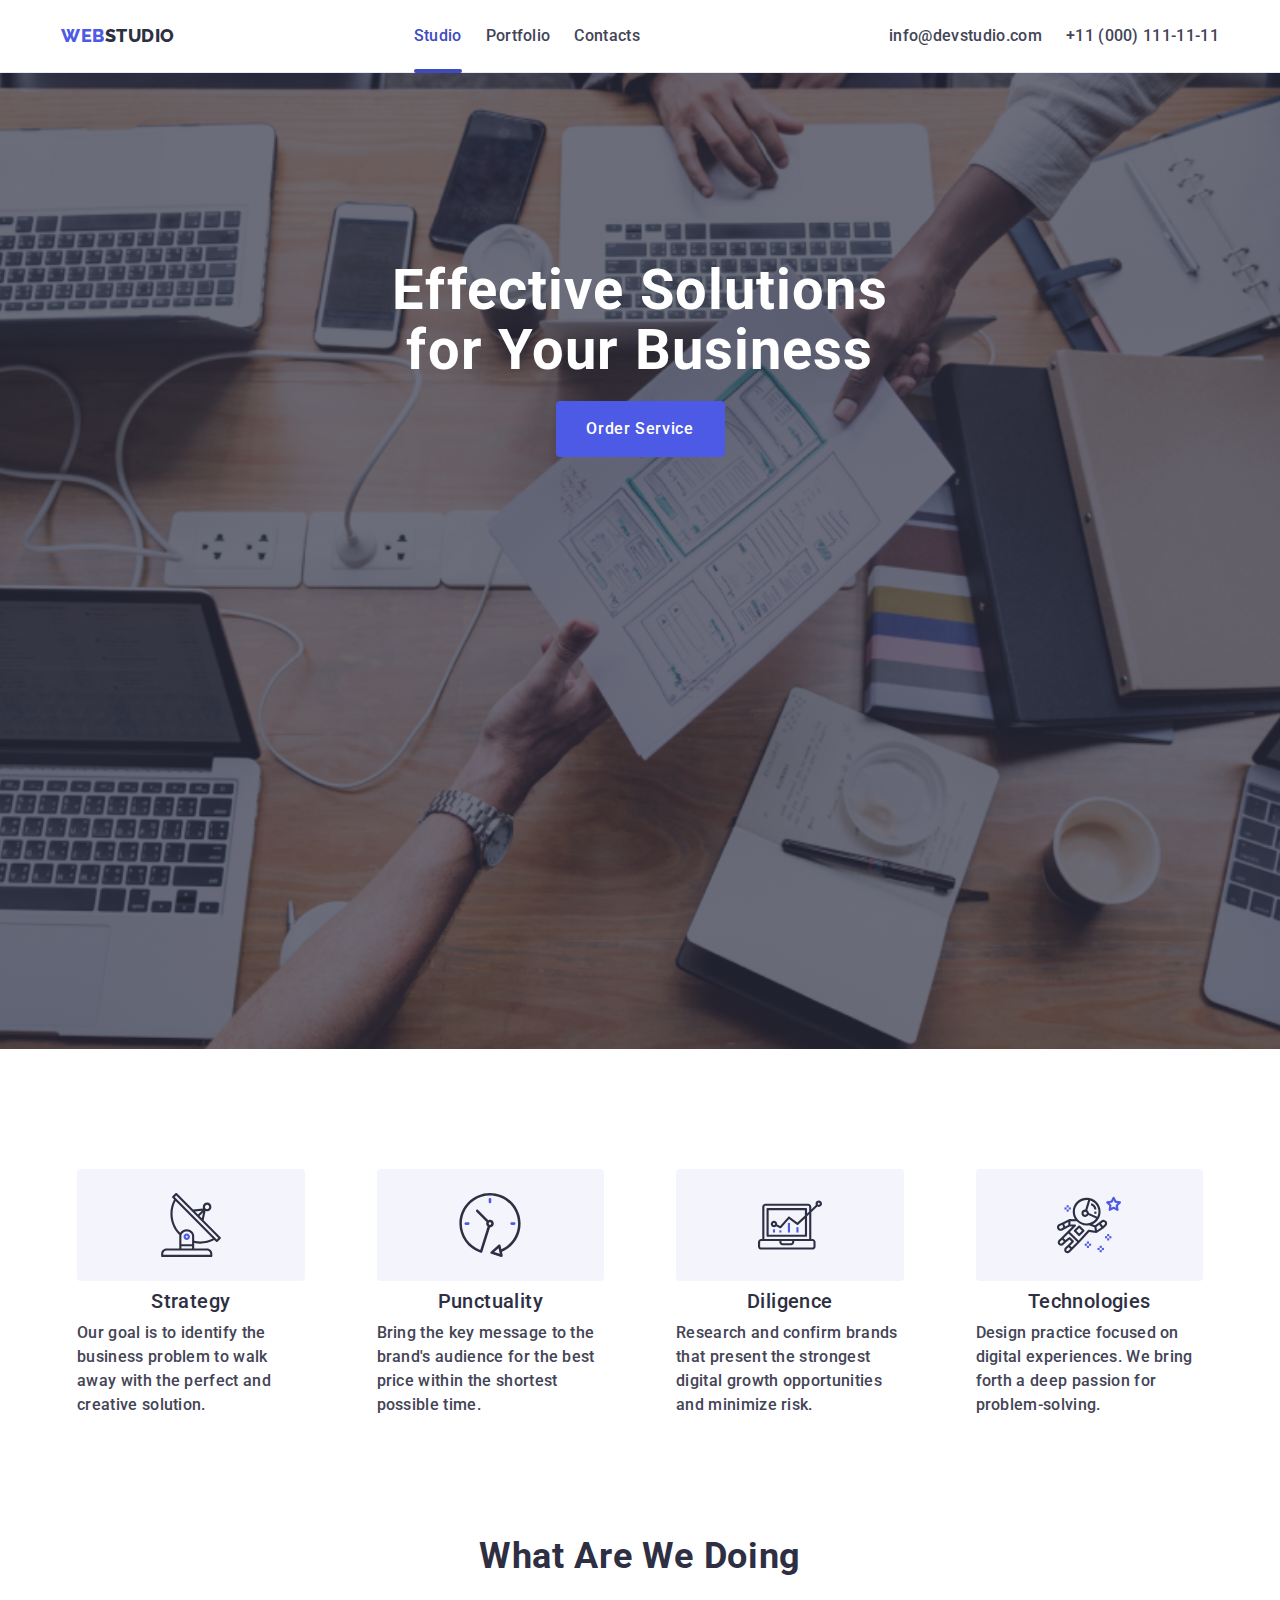
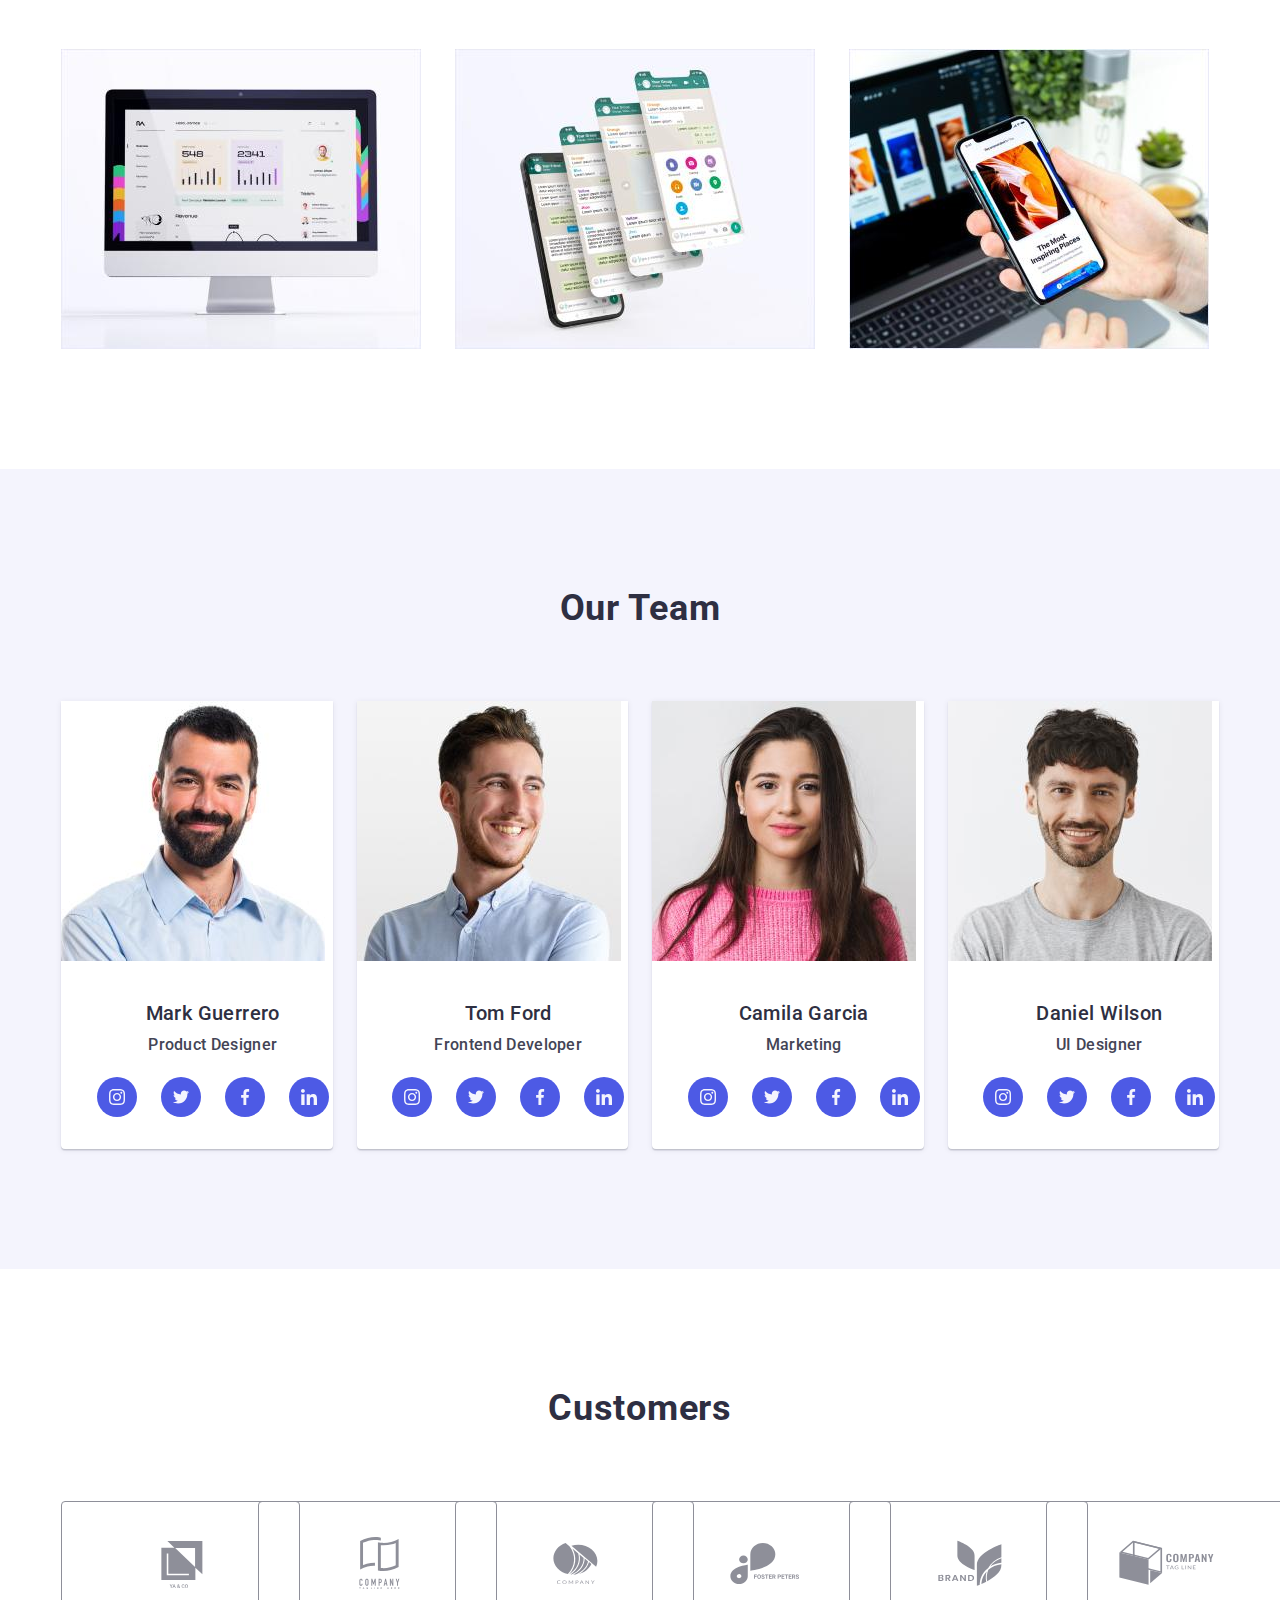
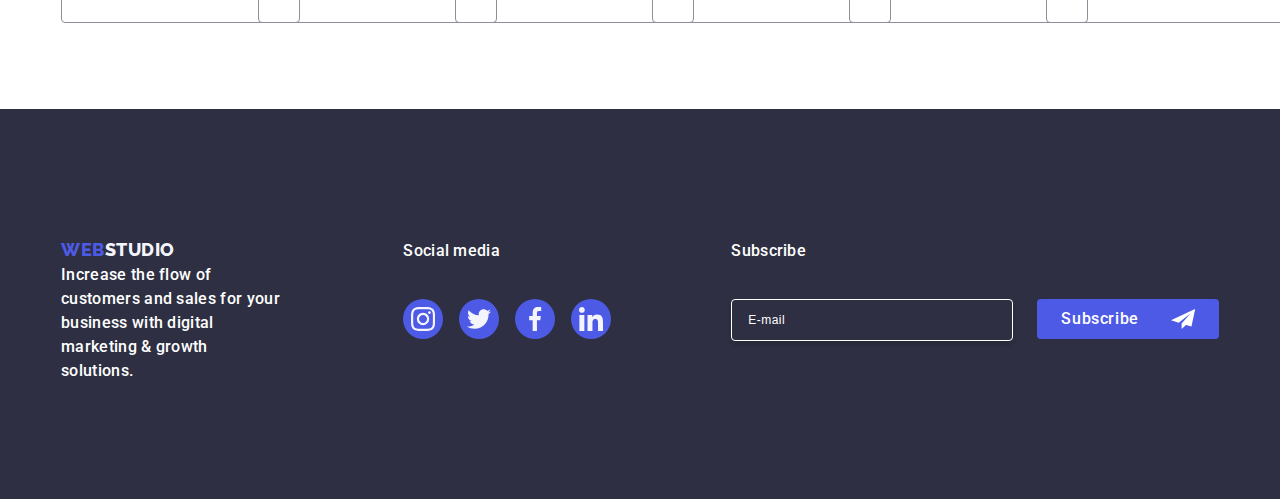
<file: index.html>
<!DOCTYPE html>
<html lang="en">
  <head>
    <meta charset="UTF-8" />
    <meta name="viewport" content="width=device-width, initial-scale=1.0" />

    <link rel="preconnect" href="https://fonts.googleapis.com" />
    <link rel="preconnect" href="https://fonts.gstatic.com" crossorigin />
    <link
      href="https://fonts.googleapis.com/css2?family=Raleway:wght@700&family=Roboto:wght@400;500;700;900&display=swap"
      rel="stylesheet"
    />
    <link
      rel="stylesheet"
      href="https://cdnjs.cloudflare.com/ajax/libs/modern-normalize/2.0.0/modern-normalize.min.css"
      integrity="sha512-4xo8blKMVCiXpTaLzQSLSw3KFOVPWhm/TRtuPVc4WG6kUgjH6J03IBuG7JZPkcWMxJ5huwaBpOpnwYElP/m6wg=="
      crossorigin="anonymous"
      referrerpolicy="no-referrer"
    />

    <link rel="stylesheet" href="./css/styles.css" />

    <title>Web Studio</title>
  </head>
  <body>
    <!-- Header -->
    <header class="header">
      <div class="header-div container">
        <!-- Nav Section -->
        <nav class="header-nav">
          <!-- Logo -->
          <a class="logo link" href="./index.html">
            Web<span class="logo-span">Studio</span>
          </a>
          <!-- MOBILE MENU OPEN -->
          <button
            class="menu-toggle js-open-menu"
            aria-expanded="false"
            aria-controls="mobile-menu"
          >
            <svg
              width="24"
              height="24"
              fill="currentColor"
              viewBox="0 0 20 20"
              xmlns="http://www.w3.org/2000/svg"
            >
              <path
                fill-rule="evenodd"
                d="M3 5a1 1 0 011-1h12a1 1 0 110 2H4a1 1 0 01-1-1zM3 10a1 1 0 011-1h12a1 1 0 110 2H4a1 1 0 01-1-1zM3 15a1 1 0 011-1h12a1 1 0 110 2H4a1 1 0 01-1-1z"
                clip-rule="evenodd"
              ></path>
            </svg>
          </button>
          <!-- MOBILE MENU CLOSE -->
          <ul class="list">
            <li>
              <a class="nav-list link nav-list-active" href="./index.html"
                >Studio</a
              >
            </li>
            <li>
              <a class="nav-list link" href="./portfolio.html">Portfolio</a>
            </li>
            <li>
              <a class="nav-list link" href="">Contacts</a>
            </li>
          </ul>
        </nav>
        <address class="contact">
          <ul class="list">
            <li>
              <a class="list-contact link" href="mailto:info@devstudio.com"
                >info@devstudio.com</a
              >
            </li>
            <li>
              <a class="list-contact link" href="tel:+110001111111"
                >+11 (000) 111-11-11</a
              >
            </li>
          </ul>
        </address>
      </div>
    </header>

    <!-- Main Section -->
    <main>
      <!-- Hero Section -->
      <section class="first-section">
        <div class="container">
          <h1 class="first-section-header">
            Effective Solutions for Your Business
          </h1>
          <button class="first-section-button" type="button" data-modal-open>
            Order Service
          </button>
        </div>
      </section>

      <!-- Second Section -->
      <section class="second-section">
        <div class="container">
          <h2 class="first-section-header visually-hidden">Section 1</h2>
          <ul class="list">
            <li class="second-section-list-item">
              <div class="second-section-icon">
                <svg width="64" height="64">
                  <use href="./images/icons.svg#antenna"></use>
                </svg>
              </div>
              <h3 class="second-section-header">Strategy</h3>
              <p class="paragraph">
                Our goal is to identify the business problem to walk away with
                the perfect and creative solution.
              </p>
            </li>
            <li class="second-section-list-item">
              <div class="second-section-icon">
                <svg width="64" height="64">
                  <use href="./images/icons.svg#clock"></use>
                </svg>
              </div>
              <h3 class="second-section-header">Punctuality</h3>
              <p class="paragraph">
                Bring the key message to the brand's audience for the best price
                within the shortest possible time.
              </p>
            </li>
            <li class="second-section-list-item">
              <div class="second-section-icon">
                <svg width="64" height="64">
                  <use href="./images/icons.svg#diagram"></use>
                </svg>
              </div>
              <h3 class="second-section-header">Diligence</h3>
              <p class="paragraph">
                Research and confirm brands that present the strongest digital
                growth opportunities and minimize risk.
              </p>
            </li>
            <li class="second-section-list-item">
              <div class="second-section-icon">
                <svg width="64" height="64">
                  <use href="./images/icons.svg#astronaut"></use>
                </svg>
              </div>
              <h3 class="second-section-header">Technologies</h3>
              <p class="paragraph">
                Design practice focused on digital experiences. We bring forth a
                deep passion for problem-solving.
              </p>
            </li>
          </ul>
        </div>
      </section>

      <!--What Are We Doing Section  -->
      <section class="third-section">
        <div class="container">
          <h2 class="title-section-header">What are we doing</h2>
          <ul class="list">
            <li class="second-section-list-item">
              <img
                src="./images/mainpage/computer.jpg"
                alt="computer"
                width="360"
                height="300"
              />
            </li>
            <li class="second-section-list-item">
              <img
                src="./images/mainpage/phone.jpg"
                alt="phone"
                width="360"
                height="300"
              />
            </li>
            <li class="second-section-list-item">
              <img
                src="./images/mainpage/phone-hand.jpg"
                alt="phone-hand"
                width="360"
                height="300"
              />
            </li>
          </ul>
        </div>
      </section>

      <!--Our Team Section  -->
      <section class="fourth-section">
        <div class="container">
          <h2 class="title-section-header">Our Team</h2>
          <ul class="list">
            <li class="fourth-section-list-item">
              <img
                src="./images/mainpage/team/MarkGuerrero.jpg"
                srcset="./images/mainpage/team/MarkGuerrero@2x.jpg 2x"
                alt="Barbat brunet cu barba si mustata"
                width="264"
                height="260"
              />
              <div class="fourth-section-div">
                <h3 class="second-section-header">Mark Guerrero</h3>
                <p class="paragraph">Product Designer</p>
                <ul class="fourth-section-social-icons-list">
                  <li class="fourth-section-icon-item">
                    <a class="fourth-section-icon" href="">
                      <svg width="16" height="16" class="svg-icon">
                        <use href="./images/icons.svg#instagram"></use>
                      </svg>
                    </a>
                  </li>
                  <li class="fourth-section-icon-item">
                    <a class="fourth-section-icon" href="">
                      <svg width="16" height="16" class="svg-icon">
                        <use href="./images/icons.svg#twitter"></use>
                      </svg>
                    </a>
                  </li>
                  <li class="fourth-section-icon-item">
                    <a class="fourth-section-icon" href="">
                      <svg width="16" height="16" class="svg-icon">
                        <use href="./images/icons.svg#facebook"></use>
                      </svg>
                    </a>
                  </li>
                  <li class="fourth-section-icon-item">
                    <a class="fourth-section-icon" href="">
                      <svg width="16" height="16" class="svg-icon">
                        <use href="./images/icons.svg#linkedin"></use>
                      </svg>
                    </a>
                  </li>
                </ul>
              </div>
            </li>
            <li class="fourth-section-list-item">
              <img
                src="./images/mainpage/team/TomFord.jpg"
                srcset="./images/mainpage/team/TomFord@2x.jpg 2x"
                alt="Barbat saten razand"
                width="264"
                height="260"
              />
              <div class="fourth-section-div">
                <h3 class="second-section-header">Tom Ford</h3>
                <p class="paragraph">Frontend Developer</p>

                <ul class="fourth-section-social-icons-list">
                  <li class="fourth-section-icon-item">
                    <a class="fourth-section-icon" href="">
                      <svg width="16" height="16" class="svg-icon">
                        <use href="./images/icons.svg#instagram"></use>
                      </svg>
                    </a>
                  </li>
                  <li class="fourth-section-icon-item">
                    <a class="fourth-section-icon" href="">
                      <svg width="16" height="16" class="svg-icon">
                        <use href="./images/icons.svg#twitter"></use>
                      </svg>
                    </a>
                  </li>
                  <li class="fourth-section-icon-item">
                    <a class="fourth-section-icon" href="">
                      <svg width="16" height="16" class="svg-icon">
                        <use href="./images/icons.svg#facebook"></use>
                      </svg>
                    </a>
                  </li>
                  <li class="fourth-section-icon-item">
                    <a class="fourth-section-icon" href="">
                      <svg width="16" height="16" class="svg-icon">
                        <use href="./images/icons.svg#linkedin"></use>
                      </svg>
                    </a>
                  </li>
                </ul>
              </div>
            </li>
            <li class="fourth-section-list-item">
              <img
                src="./images/mainpage/team/CamilaGarcia.jpg"
                srcset="./images/mainpage/team/CamilaGarcia@2x.jpg 2x"
                alt="Femeie cu parul saten lung"
                width="264"
                height="260"
              />
              <div class="fourth-section-div">
                <h3 class="second-section-header">Camila Garcia</h3>
                <p class="paragraph">Marketing</p>

                <ul class="fourth-section-social-icons-list">
                  <li class="fourth-section-icon-item">
                    <a class="fourth-section-icon" href="">
                      <svg width="16" height="16" class="svg-icon">
                        <use href="./images/icons.svg#instagram"></use>
                      </svg>
                    </a>
                  </li>
                  <li class="fourth-section-icon-item">
                    <a class="fourth-section-icon" href="">
                      <svg width="16" height="16" class="svg-icon">
                        <use href="./images/icons.svg#twitter"></use>
                      </svg>
                    </a>
                  </li>
                  <li class="fourth-section-icon-item">
                    <a class="fourth-section-icon" href="">
                      <svg width="16" height="16" class="svg-icon">
                        <use href="./images/icons.svg#facebook"></use>
                      </svg>
                    </a>
                  </li>
                  <li class="fourth-section-icon-item">
                    <a class="fourth-section-icon" href="">
                      <svg width="16" height="16" class="svg-icon">
                        <use href="./images/icons.svg#linkedin"></use>
                      </svg>
                    </a>
                  </li>
                </ul>
              </div>
            </li>
            <li class="fourth-section-list-item">
              <img
                src="./images/mainpage/team/DanielWilson.jpg"
                srcset="./images/mainpage/team/DanielWilson@2x.jpg 2x"
                alt="Barbat brunet zambind"
                width="264"
                height="260"
              />
              <div class="fourth-section-div">
                <h3 class="second-section-header">Daniel Wilson</h3>
                <p class="paragraph">UI Designer</p>

                <ul class="fourth-section-social-icons-list">
                  <li class="fourth-section-icon-item">
                    <a class="fourth-section-icon" href="">
                      <svg width="16" height="16" class="svg-icon">
                        <use href="./images/icons.svg#instagram"></use>
                      </svg>
                    </a>
                  </li>
                  <li class="fourth-section-icon-item">
                    <a class="fourth-section-icon" href="">
                      <svg width="16" height="16" class="svg-icon">
                        <use href="./images/icons.svg#twitter"></use>
                      </svg>
                    </a>
                  </li>
                  <li class="fourth-section-icon-item">
                    <a class="fourth-section-icon" href="">
                      <svg width="16" height="16" class="svg-icon">
                        <use href="./images/icons.svg#facebook"></use>
                      </svg>
                    </a>
                  </li>
                  <li class="fourth-section-icon-item">
                    <a class="fourth-section-icon" href="">
                      <svg width="16" height="16" class="svg-icon">
                        <use href="./images/icons.svg#linkedin"></use>
                      </svg>
                    </a>
                  </li>
                </ul>
              </div>
            </li>
          </ul>
        </div>
      </section>

      <!-- Fifth section -->
      <section class="fifth-section">
        <div class="container">
          <h2 class="title-section-header">Customers</h2>
          <ul class="list">
            <li class="fifth-section-list-item">
              <a class="fifth-section-icon" href="">
                <svg width="104" height="56" class="svg-icon">
                  <use href="./images/icons.svg#Logo1"></use>
                </svg>
              </a>
            </li>
            <li class="fifth-section-list-item">
              <a class="fifth-section-icon" href="">
                <svg width="104" height="56" class="svg-icon">
                  <use href="./images/icons.svg#Logo2"></use>
                </svg>
              </a>
            </li>
            <li class="fifth-section-list-item">
              <a class="fifth-section-icon" href="">
                <svg width="104" height="56" class="svg-icon">
                  <use href="./images/icons.svg#Logo3"></use>
                </svg>
              </a>
            </li>
            <li class="fifth-section-list-item">
              <a class="fifth-section-icon" href="">
                <svg width="104" height="56" class="svg-icon">
                  <use href="./images/icons.svg#Logo4"></use>
                </svg>
              </a>
            </li>
            <li class="fifth-section-list-item">
              <a class="fifth-section-icon" href="">
                <svg width="104" height="56" class="svg-icon">
                  <use href="./images/icons.svg#Logo5"></use>
                </svg>
              </a>
            </li>
            <li class="fifth-section-list-item">
              <a class="fifth-section-icon" href="">
                <svg width="104" height="56" class="svg-icon">
                  <use href="./images/icons.svg#Logo6"></use>
                </svg>
              </a>
            </li>
          </ul>
        </div>
      </section>
    </main>

    <!-- Footer section -->
    <footer class="footer">
      <div class="footer-container container">
        <div class="footer-container-logo">
          <!-- Logo -->
          <a class="logo link" href="./index.html">
            Web<span class="logo-span">Studio</span></a
          >
          <p class="paragraph">
            Increase the flow of customers and sales for your business with
            digital marketing & growth solutions.
          </p>
        </div>
        <div class="footer-social-media">
          <p class="paragraph">Social media</p>
          <ul class="footer-social-icon">
            <li class="footer-icon">
              <a class="fourth-section-icon" href="">
                <svg width="24" height="24" class="svg-icon">
                  <use href="./images/icons.svg#instagram"></use>
                </svg>
              </a>
            </li>
            <li class="footer-icon">
              <a class="fourth-section-icon" href="">
                <svg width="24" height="24" class="svg-icon">
                  <use href="./images/icons.svg#twitter"></use>
                </svg>
              </a>
            </li>
            <li class="footer-icon">
              <a class="fourth-section-icon" href="">
                <svg width="24" height="24" class="svg-icon">
                  <use href="./images/icons.svg#facebook"></use>
                </svg>
              </a>
            </li>
            <li class="footer-icon">
              <a class="fourth-section-icon" href="">
                <svg width="24" height="24" class="svg-icon">
                  <use href="./images/icons.svg#linkedin"></use>
                </svg>
              </a>
            </li>
          </ul>
        </div>
        <div class="footer-subscribe">
          <p class="paragraph">Subscribe</p>
          <form class="subscribe-form">
            <label class="subscribe-label">
              <input
                type="email"
                class="subscribe-input"
                name="email"
                placeholder="E-mail"
              />
            </label>
            <button class="first-section-button" type="submit">
              Subscribe
              <svg width="24" height="24" class="svg-icon">
                <use href="./images/icons.svg#send"></use>
              </svg>
            </button>
          </form>
        </div>
      </div>
    </footer>

    <!-- Modal -->
    <div class="modal is-hidden" data-modal>
      <div class="modal-container">
        <button class="modal-icon" type="button" data-modal-close>
          <svg width="8" height="8" class="modal-icon-close">
            <use href="./images/icons.svg#close"></use>
          </svg>
        </button>
        <p class="modal-paragraph">
          Leave your contacts and we will call you back
        </p>
        <form class="modal-form">
          <div class="modal-form-div">
            <label class="name-label" for="user-name">Name</label>
            <div class="label-div">
              <input
                type="text"
                name="user-name"
                id="user-name"
                class="input-name"
                required
              />
              <svg width="18" height="24" class="modal-name-svg">
                <use href="./images/icons.svg#person"></use>
              </svg>
            </div>
          </div>
          <div class="modal-form-div">
            <label class="name-label" for="phone">Phone</label>
            <div class="label-div">
              <input
                type="tel"
                name="phone"
                id="phone"
                class="input-name"
                required
              />
              <svg width="18" height="24" class="modal-name-svg">
                <use href="./images/icons.svg#phone"></use>
              </svg>
            </div>
          </div>
          <div class="modal-form-div">
            <label class="name-label" for="email">Email</label>
            <div class="label-div">
              <input
                type="email"
                name="email"
                id="email"
                class="input-name"
                required
              />
              <svg width="18" height="24" class="modal-name-svg">
                <use href="./images/icons.svg#email"></use>
              </svg>
            </div>
          </div>
          <div class="comment-div">
            <label class="name-label" for="user-comment">Comment</label>
            <textarea
              id="user-comment"
              name="user-comment"
              placeholder="Text input"
              class="textarea-comment"
              required
            ></textarea>
          </div>
          <div class="checkbox-div">
            <input
              id="user-privacy"
              type="checkbox"
              value="true"
              name="user-privacy"
              class="checkbox-input visually-hidden"
              required
            />
            <label for="user-privacy" class="checkbox-label">
              <span class="checkbox-span">
                <svg width="10" height="8" class="checkbox-svg">
                  <use href="./images/icons.svg#checkbox"></use>
                </svg>
              </span>
              I accept the terms and conditions of the
              <a class="checkbox-link" href="">Privacy Policy</a>
            </label>
          </div>
          <button type="submit" class="modal-button-send">Send</button>
        </form>
      </div>
    </div>

    <div class="menu-container js-menu-container" id="mobile-menu">
      <button class="menu-toggle js-close-menu">
        <svg
          fill="currentColor"
          viewBox="0 0 20 20"
          xmlns="http://www.w3.org/2000/svg"
          width="24"
          height="24"
        >
          <path
            fill-rule="evenodd"
            d="M4.293 4.293a1 1 0 011.414 0L10 8.586l4.293-4.293a1 1 0 111.414 1.414L11.414 10l4.293 4.293a1 1 0 01-1.414 1.414L10 11.414l-4.293 4.293a1 1 0 01-1.414-1.414L8.586 10 4.293 5.707a1 1 0 010-1.414z"
            clip-rule="evenodd"
          ></path>
        </svg>
      </button>

      <ul class="mobile-menu">
        <li><a href="./index.html" class="link nav-list-active">Studio</a></li>
        <li><a href="./portfolio.html" class="link">Portfolio</a></li>
        <li><a href="" class="link">Contacts</a></li>
      </ul>
      <div class="mobiledown">
        <address class="contact">
          <ul class="list">
            <li>
              <a href="mailto:info@devstudio.com" class="list-contact link"
                >info@devstudio.com</a
              >
            </li>
            <li>
              <a href="tel:11(000)1111111" class="list-contact link"
                >+11 (000) 111-11-11</a
              >
            </li>
          </ul>
        </address>
        <ul class="footer-social-icon">
          <li class="footer-icon">
            <a class="fourth-section-icon" href="">
              <svg class="svg-icon" width="24" height="24">
                <use href="./images/icons.svg#instagram"></use>
              </svg>
            </a>
          </li>
          <li class="footer-icon">
            <a class="fourth-section-icon" href="">
              <svg class="svg-icon" width="24" height="24">
                <use href="./images/icons.svg#twitter"></use>
              </svg>
            </a>
          </li>
          <li class="footer-icon">
            <a class="fourth-section-icon" href="">
              <svg class="svg-icon" width="24" height="24">
                <use href="./images/icons.svg#facebook"></use>
              </svg>
            </a>
          </li>
          <li class="footer-icon">
            <a class="fourth-section-icon" href="">
              <svg class="svg-icon" width="24" height="24">
                <use href="./images/icons.svg#linkedin"></use>
              </svg>
            </a>
          </li>
        </ul>
      </div>
    </div>
    <script src="./js/mobile-menu.js"></script>
    <script src="./js/modal.js"></script>
  </body>
</html>
</file>
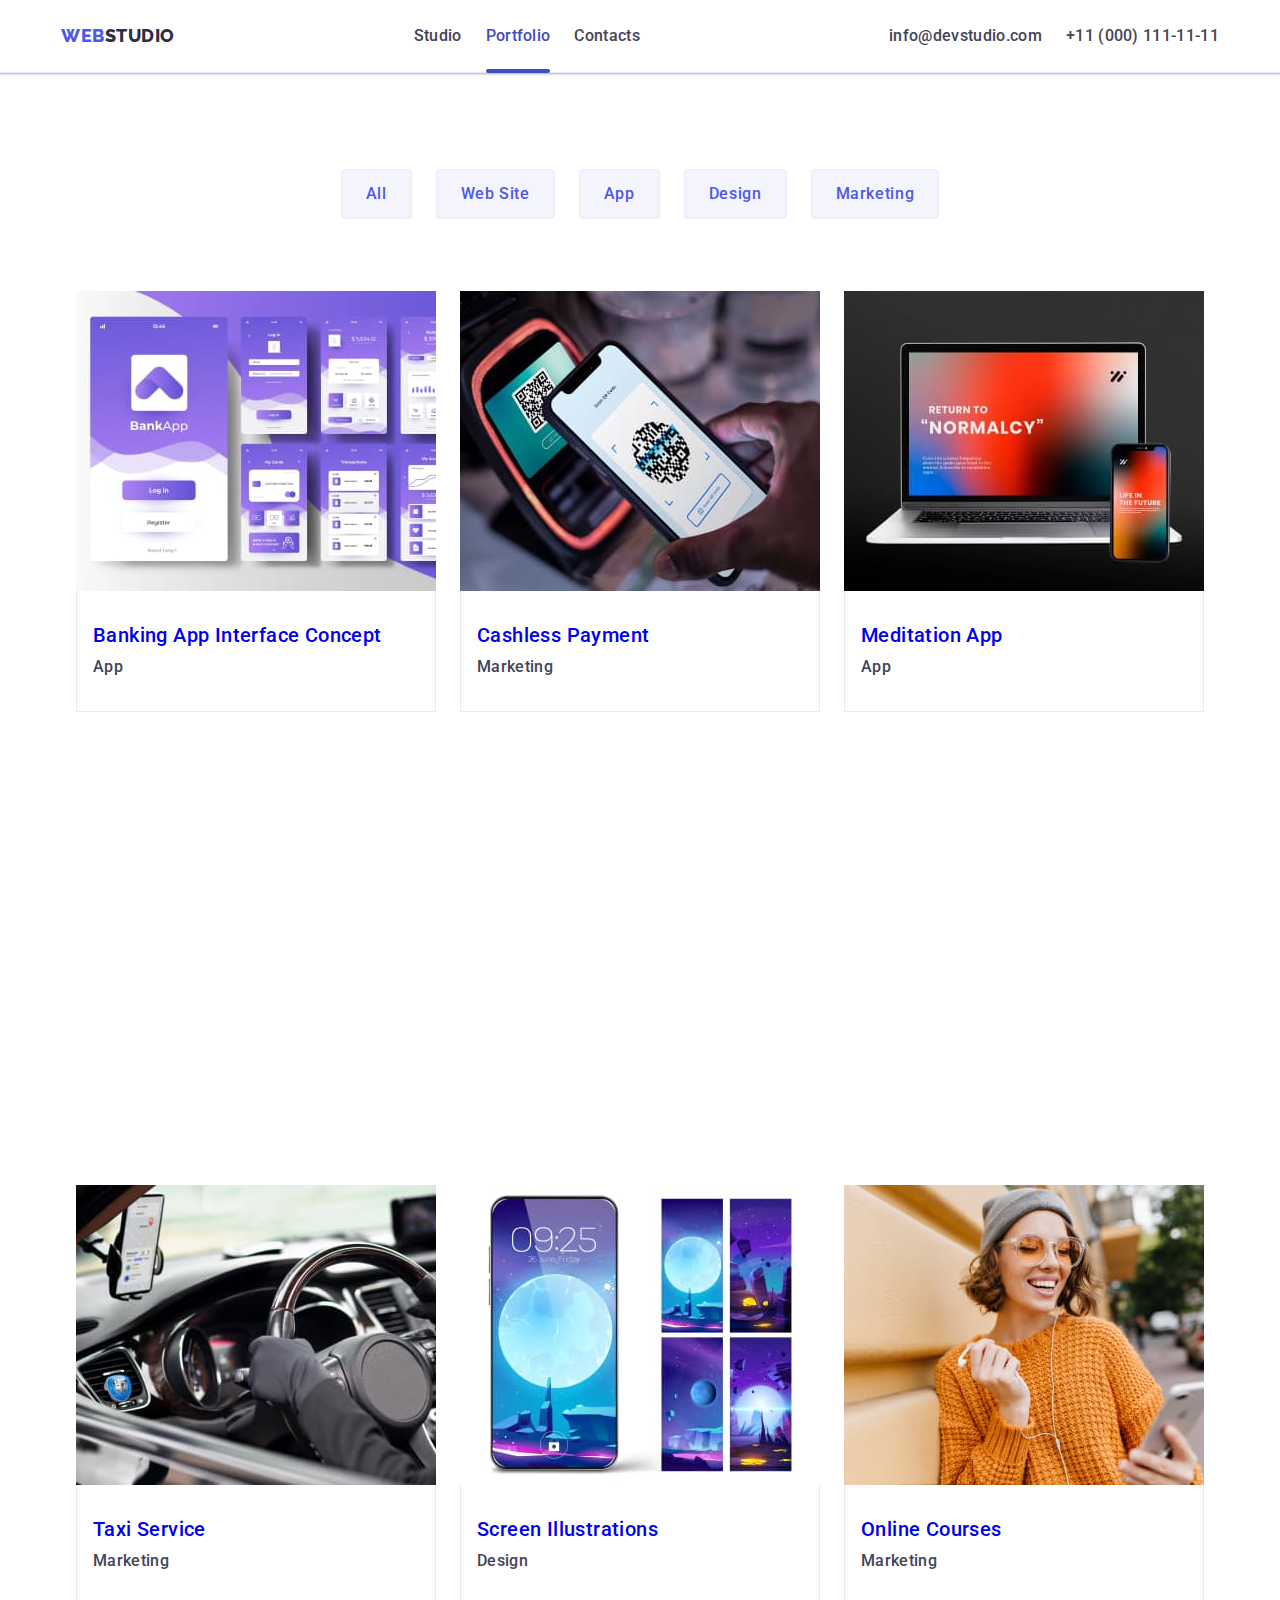
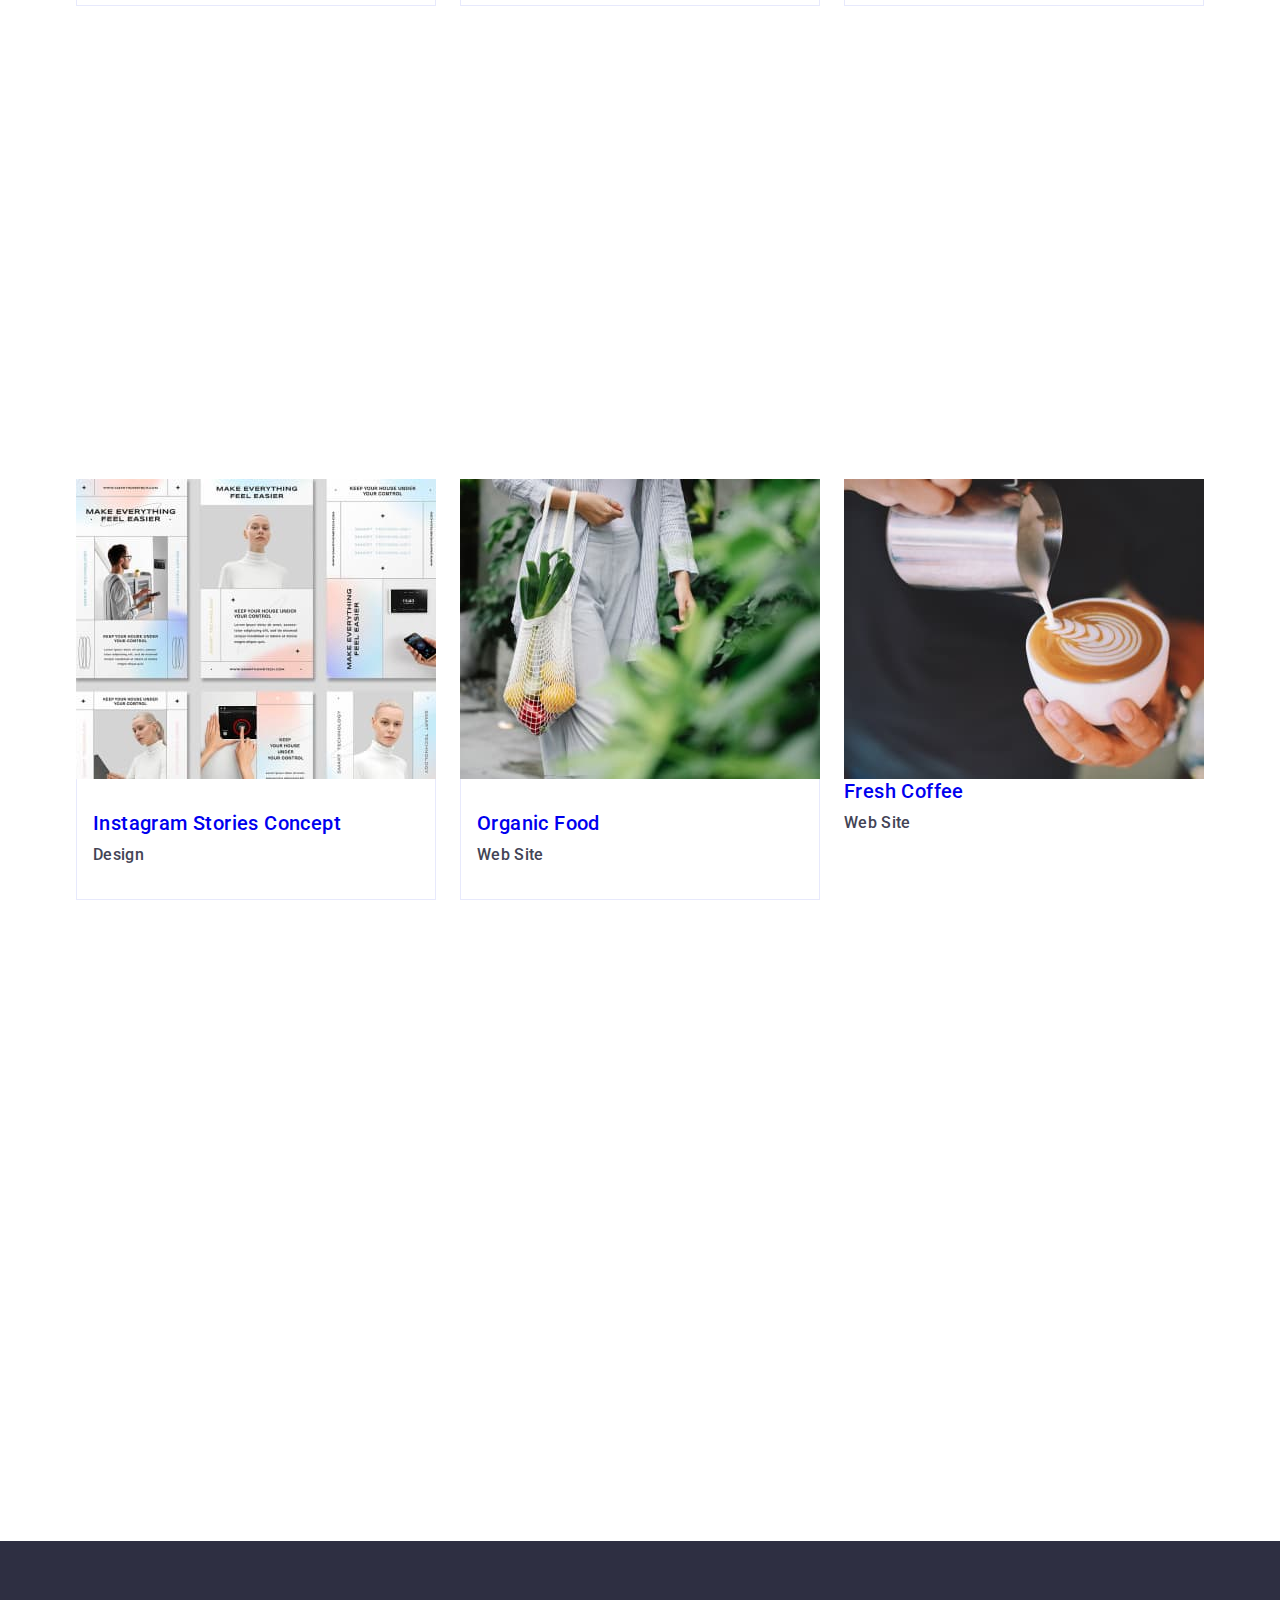
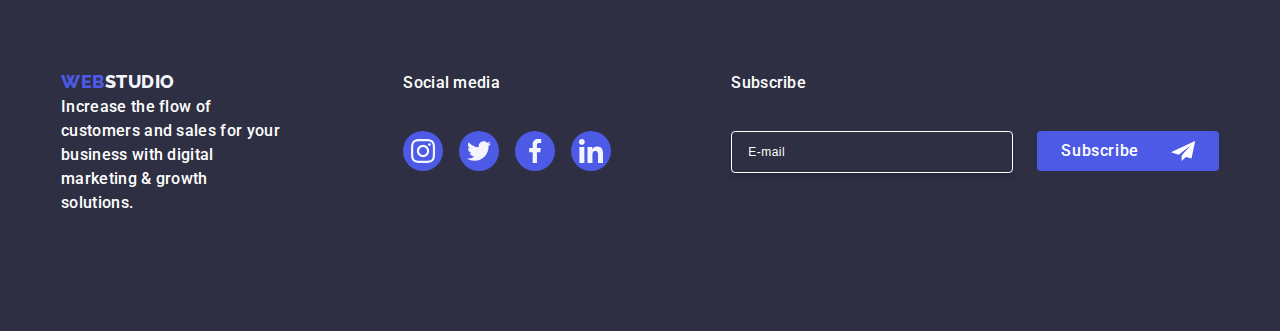
<file: portfolio.html>
<!DOCTYPE html>
<html lang="en">
  <head>
    <meta charset="UTF-8" />
    <meta name="viewport" content="width=device-width, initial-scale=1.0" />

    <link rel="preconnect" href="https://fonts.googleapis.com" />
    <link rel="preconnect" href="https://fonts.gstatic.com" crossorigin />
    <link
      href="https://fonts.googleapis.com/css2?family=Raleway:wght@700&family=Roboto:wght@400;500;700;900&display=swap"
      rel="stylesheet"
    />
    <link
      rel="stylesheet"
      href="https://cdnjs.cloudflare.com/ajax/libs/modern-normalize/2.0.0/modern-normalize.min.css"
      integrity="sha512-4xo8blKMVCiXpTaLzQSLSw3KFOVPWhm/TRtuPVc4WG6kUgjH6J03IBuG7JZPkcWMxJ5huwaBpOpnwYElP/m6wg=="
      crossorigin="anonymous"
      referrerpolicy="no-referrer"
    />
    <link rel="stylesheet" href="./css/styles.css" />

    <title>Portfolio</title>
  </head>
  <body>
    <!-- Header -->
    <header class="header">
      <div class="header-div container">
        <!-- Nav Section -->
        <nav class="header-nav">
          <!-- Logo -->
          <a class="logo link" href="./index.html">
            Web<span class="logo-span">Studio</span>
          </a>

          <!-- MOBILE MENU OPEN -->
          <button
            class="menu-toggle js-open-menu"
            aria-expanded="false"
            aria-controls="mobile-menu"
          >
            <svg
              width="24"
              height="24"
              fill="currentColor"
              viewBox="0 0 20 20"
              xmlns="http://www.w3.org/2000/svg"
            >
              <path
                fill-rule="evenodd"
                d="M3 5a1 1 0 011-1h12a1 1 0 110 2H4a1 1 0 01-1-1zM3 10a1 1 0 011-1h12a1 1 0 110 2H4a1 1 0 01-1-1zM3 15a1 1 0 011-1h12a1 1 0 110 2H4a1 1 0 01-1-1z"
                clip-rule="evenodd"
              ></path>
            </svg>
          </button>

          <!-- MOBILE MENU CLOSE -->
          <ul class="list">
            <li>
              <a class="nav-list link" href="./index.html">Studio</a>
            </li>
            <li>
              <a class="nav-list link nav-list-active" href="./portfolio.html"
                >Portfolio</a
              >
            </li>
            <li>
              <a class="nav-list link" href="">Contacts</a>
            </li>
          </ul>
        </nav>
        <address class="contact">
          <ul class="list">
            <li>
              <a class="list-contact link" href="mailto:info@devstudio.com"
                >info@devstudio.com</a
              >
            </li>
            <li>
              <a class="list-contact link" href="tel:+110001111111"
                >+11 (000) 111-11-11</a
              >
            </li>
          </ul>
        </address>
      </div>
    </header>

    <!-- Main Section -->
    <main>
      <!-- Filters buttons -->
      <section class="portfolio-section">
        <div class="container">
          <h1 class="visually-hidden">Filters</h1>
          <ul class="list">
            <li>
              <button class="button" type="button">All</button>
            </li>
            <li>
              <button class="button" type="button">Web Site</button>
            </li>
            <li>
              <button class="button" type="button">App</button>
            </li>
            <li>
              <button class="button" type="button">Design</button>
            </li>
            <li>
              <button class="button" type="button">Marketing</button>
            </li>
          </ul>

          <!-- Apps Section -->

          <!-- Row 1 -->
          <ul class="list portfolio-list">
            <li class="portfolio-list-item">
              <a class="link" href="">
                <div class="overlay-container">
                  <img
                    src="./images/portfolio/banking-app-interface-concept.jpg"
                    alt="Banking app interface"
                    width="360"
                    height="300"
                  />
                  <p class="paragraph">
                    14 Stylish and User-Friendly App Design Concepts · Task
                    Manager App · Calorie Tracker App · Exotic Fruit Ecommerce
                    App · Cloud Storage App
                  </p>
                </div>
                <div class="portfolio-list-div">
                  <h2 class="title-section-header">
                    Banking App Interface Concept
                  </h2>
                  <p class="paragraph">App</p>
                </div>
              </a>
            </li>
            <li class="portfolio-list-item">
              <a class="link" href="">
                <div class="overlay-container">
                  <img
                    src="./images/portfolio/cashless-payment.jpg"
                    alt="Paying with the phone"
                    width="360"
                    height="300"
                  />
                  <p class="paragraph">
                    14 Stylish and User-Friendly App Design Concepts · Task
                    Manager App · Calorie Tracker App · Exotic Fruit Ecommerce
                    App · Cloud Storage App
                  </p>
                </div>
                <div class="portfolio-list-div">
                  <h2 class="title-section-header">Cashless Payment</h2>
                  <p class="paragraph">Marketing</p>
                </div>
              </a>
            </li>
            <li class="portfolio-list-item">
              <a class="link" href="">
                <div class="overlay-container">
                  <img
                    src="./images/portfolio/meditation-app.jpg"
                    alt="laptop and phone in meditation app"
                    width="360"
                    height="300"
                  />
                  <p class="paragraph">
                    14 Stylish and User-Friendly App Design Concepts · Task
                    Manager App · Calorie Tracker App · Exotic Fruit Ecommerce
                    App · Cloud Storage App
                  </p>
                </div>
                <div class="portfolio-list-div">
                  <h2 class="title-section-header">Meditation App</h2>
                  <p class="paragraph">App</p>
                </div>
              </a>
            </li>

            <!-- Row 2 -->
            <li class="portfolio-list-item">
              <a class="link" href="">
                <div class="overlay-container">
                  <img
                    src="./images/portfolio/taxi-service.jpg"
                    alt="Driving using GPS"
                    width="360"
                    height="300"
                  />
                  <p class="paragraph">
                    14 Stylish and User-Friendly App Design Concepts · Task
                    Manager App · Calorie Tracker App · Exotic Fruit Ecommerce
                    App · Cloud Storage App
                  </p>
                </div>
                <div class="portfolio-list-div">
                  <h2 class="title-section-header">Taxi Service</h2>
                  <p class="paragraph">Marketing</p>
                </div>
              </a>
            </li>
            <li class="portfolio-list-item">
              <a class="link" href="">
                <div class="overlay-container">
                  <img
                    src="./images/portfolio/screen-illustrations.jpg"
                    alt="Screen Illustrations"
                    width="360"
                    height="300"
                  />
                  <p class="paragraph">
                    14 Stylish and User-Friendly App Design Concepts · Task
                    Manager App · Calorie Tracker App · Exotic Fruit Ecommerce
                    App · Cloud Storage App
                  </p>
                </div>
                <div class="portfolio-list-div">
                  <h2 class="title-section-header">Screen Illustrations</h2>
                  <p class="paragraph">Design</p>
                </div>
              </a>
            </li>
            <li class="portfolio-list-item">
              <a class="link" href="">
                <div class="overlay-container">
                  <img
                    src="./images/portfolio/online-courses.jpg"
                    alt="Girl smile on the phone"
                    width="360"
                    height="300"
                  />
                  <p class="paragraph">
                    14 Stylish and User-Friendly App Design Concepts · Task
                    Manager App · Calorie Tracker App · Exotic Fruit Ecommerce
                    App · Cloud Storage App
                  </p>
                </div>
                <div class="portfolio-list-div">
                  <h2 class="title-section-header">Online Courses</h2>
                  <p class="paragraph">Marketing</p>
                </div>
              </a>
            </li>

            <!-- Row 3 -->
            <li class="portfolio-list-item">
              <a class="link" href="">
                <div class="overlay-container">
                  <img
                    src="./images/portfolio/instagram-stories-concept.jpg"
                    alt="Instagram stories concept"
                    width="360"
                    height="300"
                  />
                  <p class="paragraph">
                    14 Stylish and User-Friendly App Design Concepts · Task
                    Manager App · Calorie Tracker App · Exotic Fruit Ecommerce
                    App · Cloud Storage App
                  </p>
                </div>
                <div class="portfolio-list-div">
                  <h2 class="title-section-header">
                    Instagram Stories Concept
                  </h2>
                  <p class="paragraph">Design</p>
                </div>
              </a>
            </li>
            <li class="portfolio-list-item">
              <a class="link" href="">
                <div class="overlay-container">
                  <img
                    src="./images/portfolio/organic-food.jpg"
                    alt="woman with vegetables in a net"
                    width="360"
                    height="300"
                  />
                  <p class="paragraph">
                    14 Stylish and User-Friendly App Design Concepts · Task
                    Manager App · Calorie Tracker App · Exotic Fruit Ecommerce
                    App · Cloud Storage App
                  </p>
                </div>
                <div class="portfolio-list-div">
                  <h2 class="title-section-header">Organic Food</h2>
                  <p class="paragraph">Web Site</p>
                </div>
              </a>
            </li>
            <li class="portfolio-list-item">
              <a class="link" href="">
                <div class="overlay-container">
                  <img
                    src="./images/portfolio/fresh-coffee.jpg"
                    alt="Making a coffe with model"
                    width="360"
                    height="300"
                  />
                  <p class="paragraph">
                    14 Stylish and User-Friendly App Design Concepts · Task
                    Manager App · Calorie Tracker App · Exotic Fruit Ecommerce
                    App · Cloud Storage App
                  </p>
                </div>
                <div class="portfolio paragraph-list-div">
                  <h2 class="title-section-header">Fresh Coffee</h2>
                  <p class="paragraph">Web Site</p>
                </div>
              </a>
            </li>
          </ul>
        </div>
      </section>
    </main>

    <!-- Footer section -->
    <footer class="footer">
      <div class="footer-container container">
        <div class="footer-container-logo">
          <!-- Logo -->
          <a class="logo link" href="./index.html">
            Web<span class="logo-span">Studio</span></a
          >
          <p class="paragraph">
            Increase the flow of customers and sales for your business with
            digital marketing & growth solutions.
          </p>
        </div>
        <div class="footer-social-media">
          <p class="paragraph">Social media</p>
          <ul class="footer-social-icon">
            <li class="footer-icon">
              <a class="fourth-section-icon" href="">
                <svg width="24" height="24" class="svg-icon">
                  <use href="./images/icons.svg#instagram"></use>
                </svg>
              </a>
            </li>
            <li class="footer-icon">
              <a class="fourth-section-icon" href="">
                <svg width="24" height="24" class="svg-icon">
                  <use href="./images/icons.svg#twitter"></use>
                </svg>
              </a>
            </li>
            <li class="footer-icon">
              <a class="fourth-section-icon" href="">
                <svg width="24" height="24" class="svg-icon">
                  <use href="./images/icons.svg#facebook"></use>
                </svg>
              </a>
            </li>
            <li class="footer-icon">
              <a class="fourth-section-icon" href="">
                <svg width="24" height="24" class="svg-icon">
                  <use href="./images/icons.svg#linkedin"></use>
                </svg>
              </a>
            </li>
          </ul>
        </div>
        <div class="footer-subscribe">
          <p class="paragraph">Subscribe</p>
          <form class="subscribe-form">
            <label class="subscribe-label">
              <input
                type="email"
                class="subscribe-input"
                name="email"
                placeholder="E-mail"
              />
            </label>
            <button class="first-section-button" type="submit">
              Subscribe
              <svg width="24" height="24" class="svg-icon">
                <use href="./images/icons.svg#send"></use>
              </svg>
            </button>
          </form>
        </div>
      </div>
    </footer>

    <div class="menu-container js-menu-container" id="mobile-menu">
      <button class="menu-toggle js-close-menu">
        <svg
          fill="currentColor"
          viewBox="0 0 20 20"
          xmlns="http://www.w3.org/2000/svg"
          width="24"
          height="24"
        >
          <path
            fill-rule="evenodd"
            d="M4.293 4.293a1 1 0 011.414 0L10 8.586l4.293-4.293a1 1 0 111.414 1.414L11.414 10l4.293 4.293a1 1 0 01-1.414 1.414L10 11.414l-4.293 4.293a1 1 0 01-1.414-1.414L8.586 10 4.293 5.707a1 1 0 010-1.414z"
            clip-rule="evenodd"
          ></path>
        </svg>
      </button>

      <ul class="mobile-menu">
        <li><a href="./index.html" class="link">Studio</a></li>
        <li>
          <a href="./portfolio.html" class="link nav-list-active">Portfolio</a>
        </li>
        <li><a href="" class="link">Contacts</a></li>
      </ul>
      <div class="mobiledown">
        <address class="contact">
          <ul class="list">
            <li>
              <a href="mailto:info@devstudio.com" class="list-contact link"
                >info@devstudio.com</a
              >
            </li>
            <li>
              <a href="tel:11(000)1111111" class="list-contact link"
                >+11 (000) 111-11-11</a
              >
            </li>
          </ul>
        </address>
        <ul class="footer-social-icon">
          <li class="footer-icon">
            <a class="fourth-section-icon" href="">
              <svg class="svg-icon" width="24" height="24">
                <use href="./images/icons.svg#instagram"></use>
              </svg>
            </a>
          </li>
          <li class="footer-icon">
            <a class="fourth-section-icon" href="">
              <svg class="svg-icon" width="24" height="24">
                <use href="./images/icons.svg#twitter"></use>
              </svg>
            </a>
          </li>
          <li class="footer-icon">
            <a class="fourth-section-icon" href="">
              <svg class="svg-icon" width="24" height="24">
                <use href="./images/icons.svg#facebook"></use>
              </svg>
            </a>
          </li>
          <li class="footer-icon">
            <a class="fourth-section-icon" href="">
              <svg class="svg-icon" width="24" height="24">
                <use href="./images/icons.svg#linkedin"></use>
              </svg>
            </a>
          </li>
        </ul>
      </div>
    </div>
    <script src="./js/mobile-menu.js"></script>
  </body>
</html>
</file>
<file: css/styles.css>
* {
  padding: 0;
  margin: 0;
}

:root {
  --logo-web-button-color: #4d5ae5;
  --button-color: #404bbf;
  --text-color: #2e2f42;
  --contacts-color: #434455;
  --footer-text-color: #f4f4fd;
  --text-font-family: "Roboto", sans-serif;
  --logo-font-family: "Raleway", sans-serif;
  --white-color: #ffffff;
}

body {
  max-width: 100%;
  font-family: "Roboto", sans-serif;
  font-size: 16px;
  font-weight: 500;
  line-height: 24px;
  color: rgba(46, 47, 66, 1);
}

img {
  display: block;
  max-width: 100%;
  height: auto;
}

p {
  margin: 0px;
  padding: 0px;
}

button {
  margin: 0px;
}

.list {
  list-style: none;
  display: flex;

  gap: 24px;
}

.modal {
  width: 100%;
  height: 100%;
  background-color: rgba(46, 47, 66, 0.4);
  position: fixed;
  top: 0;
  left: 0;
  transition: opacity 250ms cubic-bezier(0.4, 0, 0.2, 1),
    visibility 250ms cubic-bezier(0.4, 0, 0.2, 1);
}

.modal-container {
  width: 408px;
  min-height: 584px;
  border-radius: 4px;
  background: #fcfcfc;
  box-shadow: 0px 2px 1px 0px rgba(0, 0, 0, 0.2),
    0px 1px 3px 0px rgba(0, 0, 0, 0.12), 0px 1px 1px 0px rgba(0, 0, 0, 0.14);
  display: flex;
  justify-content: end;
  margin-top: 80px;
  position: absolute;
  top: 50%;
  left: 50%;
  transform: translate(-50%, -50%) scale(1);
  transition: transform 250ms cubic-bezier(0.4, 0, 0.2, 1);
  padding: 72px 24px 24px 24px;
  flex-direction: column;
}

.modal-icon {
  width: 24px;
  height: 24px;
  display: flex;
  align-items: center;
  justify-content: center;
  stroke-width: 1px;
  stroke: rgba(0, 0, 0, 0.1);
  background-color: #e7e9fc;
  border-radius: 50%;
  position: absolute;
  top: 24px;
  right: 24px;
  border: 1px solid rgba(0, 0, 0, 0.1);
  padding: 0;
  cursor: pointer;
  transition: background-colour 250ms cubic-bezier(0.4, 0, 0.2, 1),
    border 250ms cubic-bezier(0.4, 0, 0.2, 1);
}

.modal-container .modal-icon:hover,
.modal-container .modal-icon:focus {
  background-color: var(--button-color);
  border: none;
}

.is-hidden {
  visibility: hidden;
  opacity: 0;
  pointer-events: none;
}

.modal-icon .modal-icon-close {
  transition: fill 250ms cubic-bezier(0.4, 0, 0.2, 1);
  fill: var(--text-color);
}

.modal-icon:hover .modal-icon-close,
.modal-icon:focus .modal-icon-close {
  fill: var(--white-color);
}

.modal-paragraph {
  font-weight: 500;
  font-size: 16px;
  line-height: 1.5;
  text-align: center;
  letter-spacing: 0.02em;
  color: var(--text-color);
  margin-bottom: 16px;
}

.modal-form-div {
  margin-bottom: 8px;
}

.name-label {
  font-size: 12px;
  line-height: 1.17;
  letter-spacing: 0.04em;
  color: #8e8f99;
  display: block;
  margin-bottom: 4px;
}

.label-div {
  position: relative;
}

.input-name {
  width: 100%;
  height: 40px;
  border: 1px solid rgba(46, 47, 66, 0.4);
  border-radius: 4px;
  background-color: rgba(0, 0, 0, 0);
  padding-left: 38px;
  outline: rgba(0, 0, 0, 0);
  transition: border-color 250ms cubic-bezier(0.4, 0, 0.2, 1);
}

.label-div .input-name:focus {
  border-color: var(--logo-web-button-color);
}

.modal-name-svg {
  position: absolute;
  left: 16px;
  top: 50%;
  transform: translateY(-50%);
  transition: 250ms cubic-bezier(0.4, 0, 0.2, 1);
}

.input-name:focus + .modal-name-svg {
  fill: var(--logo-web-button-color);
}

.comment-div {
  margin-bottom: 16px;
}

.textarea-comment {
  width: 100%;
  height: 120px;
  font-size: 12px;
  line-height: 1.17;
  letter-spacing: 0.04em;
  color: rgba(46, 47, 66, 0.4);
  border: 1px solid rgba(46, 47, 66, 0.4);
  border-radius: 4px;
  background-color: rgba(0, 0, 0, 0);
  padding: 8px 16px;
  outline: rgba(0, 0, 0, 0);
  resize: none;
  transition: fill 250ms cubic-bezier(0.4, 0, 0.2, 1);
}

.comment-div .textarea-comment:focus {
  border-color: var(--logo-web-button-color);
}

.checkbox-div {
  margin-bottom: 24px;
}

.checkbox-label {
  display: block;
  font-size: 12px;
  line-height: 1.17;
  letter-spacing: 0.04em;
  color: #8e8f99;
}

.checkbox-span {
  width: 16px;
  height: 16px;
  border: 1px solid rgba(46, 47, 66, 0.4);
  border-radius: 2px;
  transition: background-colour 250ms cubic-bezier(0.4, 0, 0.2, 1),
    border 250ms cubic-bezier(0.4, 0, 0.2, 1),
    fill 250ms cubic-bezier(0.4, 0, 0.2, 1),
    fill 250ms cubic-bezier(0.4, 0, 0.2, 1);
  display: inline-flex;
  align-items: center;
  justify-content: center;
  fill: rgba(0, 0, 0, 0);
}

.modal-button-send {
  display: block;
  min-width: 169px;
  height: 56px;
  font-family: "Roboto", sans-serif;
  font-size: 16px;
  font-weight: 500;
  line-height: 1.5;
  letter-spacing: 0.04em;
  color: var(--white-color);
  cursor: pointer;
  background-color: var(--logo-web-button-color);
  border: none;
  border-radius: 4px;
  transition: background-color 250ms cubic-bezier(0.4, 0, 0.2, 1);
  margin-left: 90px;
}

.checkbox-link {
  color: var(--logo-web-button-color);
}

#user-privacy:checked + .checkbox-label .checkbox-span {
  border: none;
  background-color: var(--button-color);
  fill: var(--footer-text-color);
}

.header {
  display: flex;
  align-items: center;
  justify-content: center;
  border-bottom: 1px solid #e7e9fc;
  height: 72px;
  box-shadow: 0px 2px 1px rgba(46, 47, 66, 0.08),
    0px 1px 1px rgba(46, 47, 66, 0.16), 0px 1px 6px rgba(46, 47, 66, 0.08);
}

.header-div {
  width: 100%;
  display: flex;
  justify-content: space-between;
  padding: 0 16px;
}

.header-nav {
  width: 100%;
  display: flex;
  align-items: center;
  justify-content: space-between;
}

.logo {
  font-family: "Raleway", sans-serif;
  font-weight: 800;
  font-size: 18px;
  line-height: 1.17;
  letter-spacing: 0.03em;
  text-transform: uppercase;
  color: var(--logo-web-button-color);
  margin-right: 76px;
}

.logo-span {
  color: var(--text-color);
}

.link {
  text-decoration: none;
}

.nav-list {
  position: relative;
  font-weight: 500;
  font-size: 16px;
  line-height: 1.5;
  letter-spacing: 0.02em;
  color: var(--contacts-color);
  padding: 24px 0;
  transition: color 250ms cubic-bezier(0.4, 0, 0.2, 1);
}

.nav-list:hover,
.nav-list:focus {
  color: var(--button-color);
}

.nav-list-active {
  color: var(--button-color);
}

.nav-list-active::after {
  position: absolute;
  content: "";
  left: 0;
  bottom: -4px;
  height: 4px;
  background-color: var(--button-color);
  border-radius: 2px;
  width: 100%;
}

.list-contact {
  font-size: 16px;
  line-height: 1.5;
  letter-spacing: 0.02em;
  color: var(--contacts-color);
  transition: color 250ms cubic-bezier(0.4, 0, 0.2, 1);
}

.list-contact:hover,
.list-contact:focus {
  color: var(--button-color);
}

.header .contact {
  font-style: normal;
}

.first-section {
  background-image: linear-gradient(
      to bottom,
      rgba(46, 47, 66, 0.7),
      rgba(46, 47, 66, 0.7)
    ),
    url(../images/mainpage/people-office.jpg);
  padding: 188px 0;
  max-width: 1440px;
  background-repeat: no-repeat;
  background-position: center;
  background-size: cover;
  margin: 0 auto;
  height: 600px;
}

.first-section .container {
  display: flex;
  flex-direction: column;
  justify-content: center;
  align-items: center;
  gap: 20px;
}

.first-section-header {
  font-size: 56px;
  line-height: 1.07;
  text-align: center;
  letter-spacing: 0.02em;
  color: #ffffff;
  max-width: 496px;
}

.first-section-button {
  display: block;
  background-color: var(--logo-web-button-color);
  font-family: "Roboto", sans-serif;
  color: var(--white-color);
  cursor: pointer;
  font-size: 16px;
  font-weight: 500;
  line-height: 1.5;
  letter-spacing: 0.04em;
  min-width: 169px;
  height: 56px;
  border: none;
  border-radius: 4px;
  transition: background-color 250ms cubic-bezier(0.4, 0, 0.2, 1);
}

.first-section-div .first-section-button:hover,
.first-section-div .first-section-button:focus {
  background-color: var(--button-color);
}

.first-section-header {
  font-size: 56px;
  line-height: 1.07;
  text-align: center;
  letter-spacing: 0.02em;
  color: #ffffff;
}

.first-section-list {
  display: flex;
  margin: auto;
  gap: 40px;
  justify-content: end;
}

.title-section-header {
  font-size: 36px;
  line-height: 1.11;
  text-align: center;
  letter-spacing: 0.02em;
  text-transform: capitalize;
  color: var(--text-color);
  margin-bottom: 72px;
}

.second-section-header {
  font-weight: 500;
  font-size: 20px;
  line-height: 1.2;
  letter-spacing: 0.02em;
  color: var(--text-color);
  margin-bottom: 8px;
  margin-top: 8px;
  text-align: center;
}

.second-section {
  padding: 120px 0;
}

.second-section .container {
  display: flex;
  justify-content: center;
}

.second-section .list {
  display: inline-flex;
  flex-direction: column;
  align-items: flex-start;
  gap: 72px;
  margin: 0 16px;
}

.second-section .second-section-list-item {
  width: 396px;
}

.second-section-icon {
  background-color: var(--footer-text-color);
  display: flex;
  justify-content: center;
  align-items: center;
  height: 112px;
  border-radius: 4px;
  margin-bottom: 8px;
}

.paragraph {
  color: var(--contacts-color);
  font-size: 16px;
  line-height: 1.5;
  letter-spacing: 0.02em;
}

.third-section {
  padding-bottom: 120px;
  display: none;
}

.third-section .second-section-list-item {
  width: calc((100% - 48px) / 3);
}

.fourth-section {
  background-color: var(--footer-text-color);
  padding: 120px 0;
  margin: 0 auto;
}

.fourth-section .list {
  display: flex;
  flex-direction: column;
  align-items: center;
  gap: 72px;
}

.fourth-section-list-item {
  width: 264px;
  background-color: var(--white-color);
  border-radius: 0px 0px 4px 4px;
  box-shadow: 0px 1px 6px rgba(46, 47, 66, 0.08),
    0px 1px 1px rgba(46, 47, 66, 0.16), 0px 2px 1px rgba(46, 47, 66, 0.08);
}

.fourth-section-div {
  padding: 32px 16px;
  width: 100%;
}

.fourth-section-div .title-section-header {
  text-align: center;
  margin-bottom: 8px;
}

.fourth-section-div .paragraph {
  text-align: center;
}

.fourth-section-div .fourth-section-social-icons-list {
  list-style: none;
  display: flex;
  gap: 24px;
  justify-content: center;
  padding: 20px 0 0 0;
}

.fourth-section-social-icons-list .fourth-section-icon-item {
  width: 40px;
  height: 40px;
}

.fourth-section-icon {
  width: 100%;
  height: 100%;
  background-color: var(--logo-web-button-color);
  border-radius: 50%;
  display: flex;
  align-items: center;
  justify-content: center;
  transition: background-color 250ms cubic-bezier(0.4, 0, 0.2, 1);
}

.fourth-section-icon:hover,
.fourth-section-icon:focus {
  background-color: var(--button-color);
}

.svg-icon {
  fill: var(--footer-text-color);
}

.fifth-section {
  padding: 120px 0;
  display: flex;
  justify-content: center;
}

.fifth-section .title-section-header {
  margin-bottom: 0;
}

.fifth-section .container {
  width: 428px;
}

.fifth-section .list {
  display: flex;
  flex-wrap: wrap;
  justify-content: center;
  width: 100%;
}

.fifth-section-icon {
  width: 100%;
  height: 100%;
  border: 1px solid #8e8f99;
  border-radius: 4px;
  display: flex;
  align-items: center;
  justify-content: center;
  color: #8e8f99;
  padding: 16px 32px;
  transition: border-color 250ms cubic-bezier(0.4, 0, 0.2, 1),
    color 250ms cubic-bezier(0.4, 0, 0.2, 1);
}

.fifth-section-icon:hover,
.fifth-section-icon:focus {
  border-color: var(--button-color);
  color: var(--button-color);
}

.fifth-section-list-item {
  height: 88px;

  width: 190px;
  margin-top: 72px;
}

.fifth-section-list-item .svg-icon {
  fill: currentColor;
}

.footer {
  background-color: var(--text-color);
  padding: 100px 0;
  display: block;
}

.footer-container {
  display: flex;
  flex-direction: column;
  justify-content: center;
  align-items: center;
  gap: 72px;
}

.footer-container-logo {
  display: flex;
  flex-direction: column;
}

.footer-container-logo .logo {
  align-self: flex-end;
  padding: 0 0 20px 0;
}

.footer .logo-span {
  color: var(--footer-text-color);
}

.footer-social-media {
  display: flex;
  flex-direction: column;
  align-items: center;
  padding: 30px 0 0 0;
}

.footer .footer-social-icon {
  list-style: none;
  display: flex;
  gap: 16px;
  justify-content: center;
  padding: 20px 0 0 0;
}

.footer .fourth-section-icon {
  display: flex;

  transition: background-color 250ms cubic-bezier(0.4, 0, 0.2, 1);
}

.footer .fourth-section-icon:hover,
.footer .fourth-section-icon:focus {
  background-color: #31d0aa;
}

.footer .paragraph {
  max-width: 264px;
  color: var(--white-color);
}

.footer-icon {
  display: flex;
  justify-content: left;
  gap: 5px;
  width: 40px;
  height: 40px;
}

.footer-social-media .footer-social-media-paragraph {
  font-weight: 500;
  font-size: 16px;
  line-height: 1.5;
  letter-spacing: 0.02em;
  color: var(--white-color) ff;
  margin-bottom: 16px;
}

.footer-social-icon {
  display: flex;
  gap: 16px;
  padding-left: 0px;
}

.footer-subscribe {
  display: flex;
  flex-direction: column;
  align-items: center;
  padding: 30px 0 0 0;
}

.subscribe-form {
  padding: 20px 0 0 0;
}

.subscribe-form .first-section-button {
  margin: 0 auto;
  margin-top: 10px;
}

.subscribe-label .subscribe-input {
  gap: 24px;

  width: 80vw;
  height: 40px;
  flex-shrink: 0;
  border-radius: 4px;
  border: 1px solid var(--white-color);
  border-radius: 4px;
  box-shadow: 0px 4px 4px 0px rgba(0, 0, 0, 0.15);
  background-color: transparent;
  color: var(--white-color);
  font-size: 12px;
  line-height: 1.5;
  letter-spacing: 0.04em;
  padding-left: 16px;
  box-shadow: 0px 4px 4px 0px rgba(0, 0, 0, 0.15);
}

.subscribe-form .subscribe-input::placeholder {
  color: var(--white-color);
}

.subscribe-form .subscribe-input:focus {
  border: 1px solid var(--white-color);
  outline: none;
}

.subscribe-form .first-section-button {
  min-width: 165px;
  height: 40px;
  display: flex;
  justify-content: center;
  align-items: center;
  gap: 16px;
  padding: 8px 24px;
}

.subscribe-form .first-section-button .svg-icon {
  margin-left: 16px;
}

.visually-hidden {
  position: absolute;
  width: 1px;
  height: 1px;
  margin: -1px;
  border: 0;
  padding: 0;

  white-space: nowrap;
  clip-path: inset(100%);
  clip: rect(0 0 0 0);
  overflow: hidden;
}

.portfolio-section {
  padding: 96px 0 120px 0;
}

.portfolio-section .list {
  display: flex;
  list-style: none;
  justify-content: center;
  gap: 24px;
  margin-bottom: 72px;
  flex-wrap: wrap;
}

.portfolio-list {
  display: flex;
  justify-content: center;
  list-style: none;
  flex-wrap: wrap;
  column-gap: 24px;
  row-gap: 48px;
}

.portfolio-list .link {
  display: block;
  transition: box-shadow 250ms cubic-bezier(0.4, 0, 0.2, 1);
}

.portfolio-list .link:hover,
.portfolio-list .link:focus {
  box-shadow: 0px 1px 6px rgba(46, 47, 66, 0.08),
    0px 1px 1px rgba(46, 47, 66, 0.16), 0px 2px 1px rgba(46, 47, 66, 0.08);
  transform: translateY(0%);
}

.portfolio-list-item {
  display: flex;
  width: 360px;
  height: 420px;
  padding-bottom: 450px;
  flex-direction: column;
  align-items: flex-start;
  gap: 24px;
  flex-shrink: 0;
}

.portfolio-list-div {
  padding: 32px 16px;
  border: 1px solid #e7e9fc;
  border-top: none;
}

.portfolio-list .title-section-header {
  font-weight: 500;
  font-size: 20px;
  line-height: 1.2;
  letter-spacing: 0.02em;
  color: var(--logo-span-color);
  text-align: left;
  margin-bottom: 8px;
}

.button {
  background-color: var(--footer-text-color);
  color: var(--logo-web-button-color);
  cursor: pointer;
  font-size: 16px;
  font-weight: 500;
  font-family: "Roboto", sans-serif;
  line-height: 1.5;
  letter-spacing: 0.04em;
  padding: 12px 24px;
  border: 1px solid #e7e9fc;
  border-radius: 4px;
  transition: color 250ms cubic-bezier(0.4, 0, 0.2, 1),
    background-color 250ms cubic-bezier(0.4, 0, 0.2, 1),
    border-color 250ms cubic-bezier(0.4, 0, 0.2, 1),
    box-shadow 250ms cubic-bezier(0.4, 0, 0.2, 1);
}

.button:hover,
.button:focus {
  border: 1px solid transparent;
  background-color: var(--button-color);
  color: var(--white-color);
  box-shadow: 0px 3px 1px rgba(0, 0, 0, 0.1), 0px 2px 1px rgba(0, 0, 0, 0.08),
    0px 2px 2px rgba(0, 0, 0, 0.12);
}

.overlay-container {
  position: relative;
  overflow: hidden;
}

.overlay-container .paragraph {
  position: absolute;
  top: 0;
  left: 0;
  padding: 40px 32px;
  background-color: var(--logo-web-button-color);
  width: 100%;
  height: 100%;
  color: var(--footer-text-color);
  opacity: 0.9;
  transform: translatey(100%);
  transition: transform 250ms cubic-bezier(0.4, 0, 0.2, 1);
}

.portfolio-list-item .link:hover .paragraph,
.portfolio-list-item .link:focus .paragraph {
  transform: translatey(0);
}

@media (min-device-pixel-ratio: 2),
  (min-resolution: 192dpi),
  (min-resolution: 2dppx) {
  .first-section {
    background-image: linear-gradient(
        rgba(46, 47, 66, 0.7),
        rgba(46, 47, 66, 0.7)
      ),
      url(../images/mainpage/people-office@2x.jpg);
  }
}

@media (min-width: 769px) and (max-width: 1199px) {
  .header-div {
    width: 100%;

    justify-content: space-between;
    padding: 0 16px;
  }
  .header-nav {
    width: 60%;
  }
  .header-nav .list {
    display: flex;
  }

  .contact .list {
    display: block;
  }

  .second-section .paragraph {
    color: var(--contacts-color);
    font-family: Roboto;
    font-size: 16px;
    font-style: normal;
    font-weight: 500;
    line-height: 24px;
    letter-spacing: 0.32px;
  }
  .second-section .list,
  .fourth-section .list {
    display: flex;
    flex-direction: row;
    flex-wrap: wrap;
    justify-content: center;
  }
  .second-section .container {
    width: 100%;

    margin: 0 16px;
  }

  .second-section .list {
    gap: 23px;
    width: 769px;
  }

  .second-section .second-section-list-item {
    width: 356px;
    padding-top: 72px;
  }

  .second-section .second-section-list-item:nth-child(-n + 2) {
    padding-top: 0;
  }

  .second-section .second-section-header {
    color: var(--text-color);
    text-align: start;
    font-family: Roboto;
    font-size: 36px;
    font-style: normal;
    font-weight: 700;
    line-height: 40px;
    letter-spacing: 0.72px;
    text-transform: capitalize;
  }
  .fourth-section .title-section-header,
  .fifth-section .title-section-header {
    color: var(--text-color);
    text-align: center;

    font-family: Roboto;
    font-size: 36px;
    font-style: normal;
    font-weight: 700;
    line-height: 40px;
    letter-spacing: 0.72px;
    text-transform: capitalize;
  }
  .fourth-section {
    display: flex;
    justify-content: center;
  }
  .fourth-section .container {
    width: 768px;
  }

  .fourth-section .list {
    width: 100%;
    padding: 0 83px;
  }

  .fourth-section-list-item {
    width: 264px;
  }
  .fifth-section {
    padding: 96px 0;
    display: flex;
    justify-content: center;
  }
  .fifth-section .container {
    width: 768px;
    display: flex;

    flex-direction: column;
    justify-content: flex-end;
    align-items: center;
    justify-content: center;
  }
  .fifth-section .list {
    width: 100%;
    display: flex;
    flex-direction: row;

    align-items: center;

    gap: 36px;
  }
  .fifth-section .title-section-header {
    margin-bottom: 0;
  }
  .fifth-section-list-item {
    width: 168px;
    margin-top: 72px;
  }
  .subscribe-label .subscribe-input {
    max-width: 264px;
  }
  .footer-container {
    display: flex;
    flex-direction: row;
    flex-wrap: wrap;
    justify-content: center;
    align-items: baseline;
    width: 100%;
    gap: 40px;
    padding: 0 108px;
  }
  .footer .footer-social-icon {
    padding: 20px 0 0 0;
  }

  .footer-subscribe .paragraph {
    align-self: flex-start;
  }

  .subscribe-form {
    display: flex;
    align-items: baseline;
    gap: 40px;
  }
}
@media (min-width: 1200px) {
  .container {
    width: 100%;
    margin: 0 auto;
    padding: 0 15px;
  }
  .header-nav {
    width: 50%;
  }

  .header-nav .list {
    display: flex;
  }

  .contact .list {
    display: flex;

    justify-content: space-between;
  }
  .container {
    width: 1158px;
    padding: 0 15px;
  }

  .second-section .list {
    display: flex;
    flex-direction: row;
  }
  .second-section .second-section-list-item,
  .fourth-section-list-item {
    width: calc((100% - 72px) / 4);
  }
  .third-section {
    display: block;
  }

  .fourth-section .list {
    display: flex;
    flex-direction: row;
    gap: 24px;
    flex-wrap: wrap;
  }
  .fifth-section .title-section-header {
    margin-bottom: 0;
  }
  .fifth-section .container {
    width: 1158px;
  }
  .fifth-section .list {
    width: 100%;
    display: flex;
    flex-direction: row;
  }
  .fifth-section-list-item {
    width: calc((100% - 120px) / 6);
  }
  .footer-container {
    display: flex;
    align-items: baseline;
    flex-direction: row;
    gap: 0;
  }
  .subscribe-form {
    display: flex;
    gap: 24px;
    padding: 20px 0 0 0;
  }
  .subscribe-form .first-section-button {
    margin: 0 0;
  }
  .footer-container-logo,
  .footer-social-media {
    margin-right: 120px;
    display: block;
  }
  .footer-subscribe {
    display: block;
  }
  .footer .footer-social-icon {
    padding: 20px 0 0 0;
  }
  .footer .paragraph {
    margin-bottom: 16px;
  }
  .subscribe-label .subscribe-input {
    width: 264px;
  }
}

@media (max-width: 1199px) {
  .second-section .second-section-list-item .second-section-icon {
    display: none;
  }
}

@media (max-width: 767px) {
  .header-nav .list {
    display: none;
  }
  .header-div .contact {
    display: none;
  }
}

.menu-toggle {
  min-height: 40px;
  min-width: 40px;
  display: flex;
  align-items: center;
  justify-content: center;

  margin: 0;
  padding: 0;
  background-color: transparent;
  cursor: pointer;
  border: none;
  border-radius: 50%;
  outline: none;
}

@media (min-width: 768px) {
  .menu-toggle {
    display: none;
  }
}

.menu-toggle:hover,
.menu-toggle:focus {
  background-color: rgba(0, 0, 0, 0.1);
}

.menu-container {
  display: flex;
  flex-direction: column;
  justify-content: space-between;
  position: fixed;
  top: 0;
  left: 0;
  width: 100vw;
  height: 100vh;
  padding: 32px;
  background-color: rgba(255, 255, 255, 1);
  z-index: 999;

  transform: translateX(100%);
  transition: transform 250ms ease-in-out;
}

.menu-container.is-open {
  transform: translateX(0);
}

.menu-container .menu-toggle {
  position: absolute;
  top: 16px;
  right: 16px;
  color: rgba(46, 47, 66, 1);
}

.mobile-menu {
  padding: 0;
  margin: 0;
  list-style: none;
}

.mobile-menu .link {
  display: block;
  padding: 10px;
  color: rgba(46, 47, 66, 1);
  text-decoration: none;
  font-family: Roboto;
  font-size: 36px;
  font-weight: 700;
  line-height: 40px;
  letter-spacing: 0.02em;
  text-align: left;
}
.mobile-menu .link:hover {
  color: rgba(64, 75, 191, 1);
}

.mobile-menu .nav-list-active {
  color: rgba(64, 75, 191, 1);
}

.menu-container .footer-social-icon {
  list-style: none;
  display: flex;
  flex-wrap: wrap;
  gap: 56px;
  padding: 64px 10px;
}

.mobiledown .contact .list {
  display: inline-flex;
  flex-direction: column-reverse;
  align-items: flex-start;
  gap: 40px;
}
.mobiledown .contact .list .list-contact {
  font-family: Roboto;
  font-size: 36px;
  font-weight: 700;
  line-height: 40px;
  letter-spacing: 0.02em;
  text-align: left;
}
</file>
